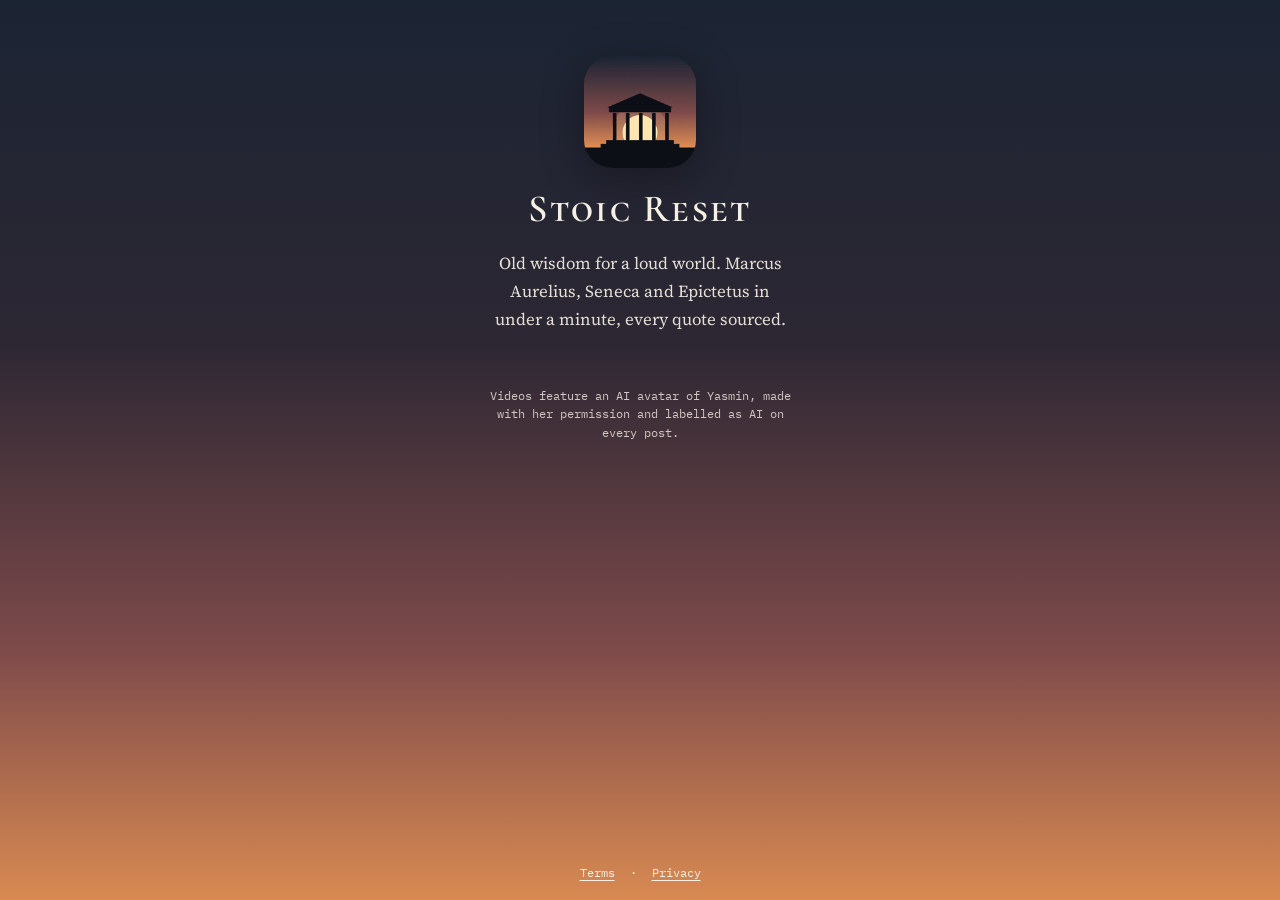
<file: index.html>
<!doctype html>
<html lang="en">
<head>
<meta charset="utf-8">
<meta name="viewport" content="width=device-width, initial-scale=1, viewport-fit=cover">
<title>Stoic Reset</title>
<meta name="description" content="Short Stoic lessons from Marcus Aurelius, Seneca and Epictetus, with every quote sourced.">
<meta property="og:title" content="Stoic Reset">
<meta property="og:description" content="Short Stoic lessons from Marcus Aurelius, Seneca and Epictetus, with every quote sourced.">
<meta property="og:image" content="https://stoicreset.github.io/apple-touch-icon.png">
<meta name="theme-color" content="#1b2433">
<link rel="icon" href="icon.svg" type="image/svg+xml">
<link rel="apple-touch-icon" href="apple-touch-icon.png">
<link rel="preconnect" href="https://fonts.googleapis.com">
<link rel="stylesheet" href="https://fonts.googleapis.com/css2?family=Cormorant+SC:wght@600&family=Source+Serif+4:opsz,wght@8..60,400;8..60,600&family=IBM+Plex+Mono&display=swap">
<link rel="stylesheet" href="style.css">
</head>
<body class="bio">
<div class="wrap">
  <img class="mark" src="apple-touch-icon.png" alt="Stoic Reset: a temple silhouette against a rising sun" width="112" height="112">
  <h1>Stoic Reset</h1>
  <p class="tag">Old wisdom for a loud world. Marcus Aurelius, Seneca and Epictetus in under a minute, every quote sourced.</p>
  <!-- Links: fill in the real profile addresses before publishing. A link with an empty data-href is hidden. -->
  <ul class="links" id="links">
    <li><a data-href="" href="#">Watch on TikTok</a></li>
    <li><a data-href="" href="#">Follow on Instagram</a></li>
  </ul>
  <p class="note">Videos feature an AI avatar of Yasmin, made with her permission and labelled as AI on every post.</p>
</div>
<footer><a href="terms">Terms</a> · <a href="privacy">Privacy</a></footer>
<script>
  document.querySelectorAll('#links a').forEach(function (a) {
    var h = a.getAttribute('data-href');
    if (h) { a.href = h; a.rel = 'noopener'; } else { a.parentElement.hidden = true; }
  });
</script>
</body>
</html>
</file>
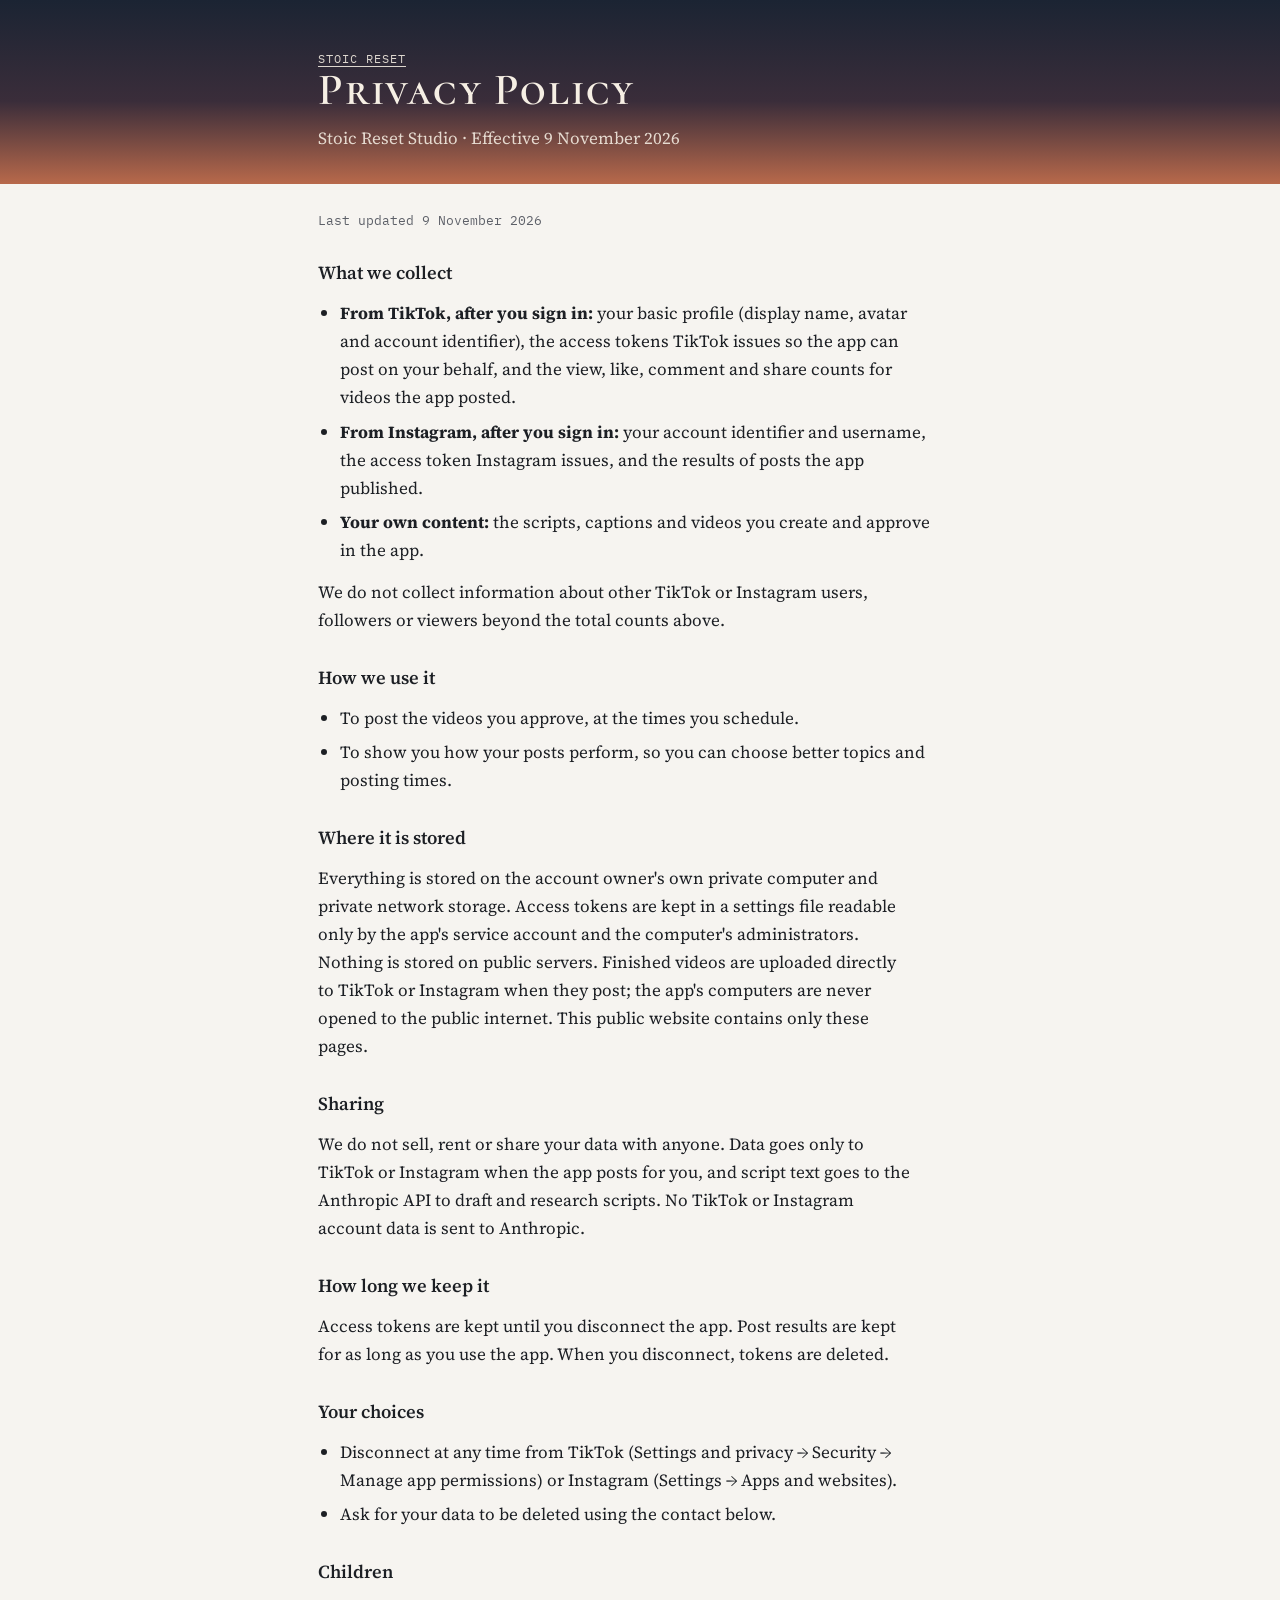
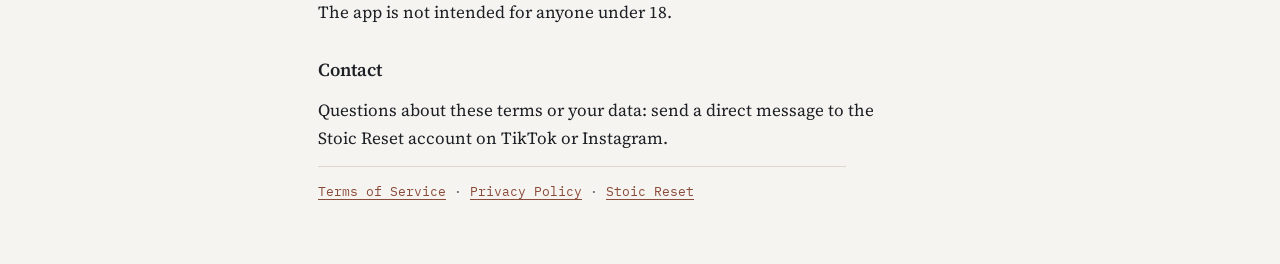
<file: privacy.html>
<!doctype html>
<html lang="en">
<head>
<meta charset="utf-8">
<meta name="viewport" content="width=device-width, initial-scale=1, viewport-fit=cover">
<title>Privacy Policy · Stoic Reset Studio</title>
<link rel="icon" href="icon.svg" type="image/svg+xml">
<link rel="preconnect" href="https://fonts.googleapis.com">
<link rel="stylesheet" href="https://fonts.googleapis.com/css2?family=Cormorant+SC:wght@600&family=Source+Serif+4:opsz,wght@8..60,400;8..60,600&family=IBM+Plex+Mono&display=swap">
<link rel="stylesheet" href="style.css">
</head>
<body>
<header class="band"><div class="wrap">
  <p class="crumb"><a href="./">Stoic Reset</a></p>
  <h1>Privacy Policy</h1>
  <p>Stoic Reset Studio · Effective 9 November 2026</p>
</div></header>
<main class="doc wrap">
<p class="meta">Last updated 9 November 2026</p>
  <h2>What we collect</h2>
  <ul>
    <li><b>From TikTok, after you sign in:</b> your basic profile (display name, avatar and account identifier), the access tokens TikTok issues so the app can post on your behalf, and the view, like, comment and share counts for videos the app posted.</li>
    <li><b>From Instagram, after you sign in:</b> your account identifier and username, the access token Instagram issues, and the results of posts the app published.</li>
    <li><b>Your own content:</b> the scripts, captions and videos you create and approve in the app.</li>
  </ul>
  <p>We do not collect information about other TikTok or Instagram users, followers or viewers beyond the total counts above.</p>
  <h2>How we use it</h2>
  <ul>
    <li>To post the videos you approve, at the times you schedule.</li>
    <li>To show you how your posts perform, so you can choose better topics and posting times.</li>
  </ul>
  <h2>Where it is stored</h2>
  <p>Everything is stored on the account owner's own private computer and private network storage. Access tokens are kept in a settings file readable only by the app's service account and the computer's administrators. Nothing is stored on public servers. Finished videos are uploaded directly to TikTok or Instagram when they post; the app's computers are never opened to the public internet. This public website contains only these pages.</p>
  <h2>Sharing</h2>
  <p>We do not sell, rent or share your data with anyone. Data goes only to TikTok or Instagram when the app posts for you, and script text goes to the Anthropic API to draft and research scripts. No TikTok or Instagram account data is sent to Anthropic.</p>
  <h2>How long we keep it</h2>
  <p>Access tokens are kept until you disconnect the app. Post results are kept for as long as you use the app. When you disconnect, tokens are deleted.</p>
  <h2>Your choices</h2>
  <ul>
    <li>Disconnect at any time from TikTok (Settings and privacy → Security → Manage app permissions) or Instagram (Settings → Apps and websites).</li>
    <li>Ask for your data to be deleted using the contact below.</li>
  </ul>
  <h2>Children</h2>
  <p>The app is not intended for anyone under 18.</p>
  <h2>Contact</h2>
  <p class="contact" id="contact-line">Questions about these terms or your data: send a direct message to the Stoic Reset account on TikTok or Instagram.</p>
<p class="doc-foot"><a href="terms">Terms of Service</a> · <a href="privacy">Privacy Policy</a> · <a href="./">Stoic Reset</a></p>
</main>
</body>
</html>
</file>
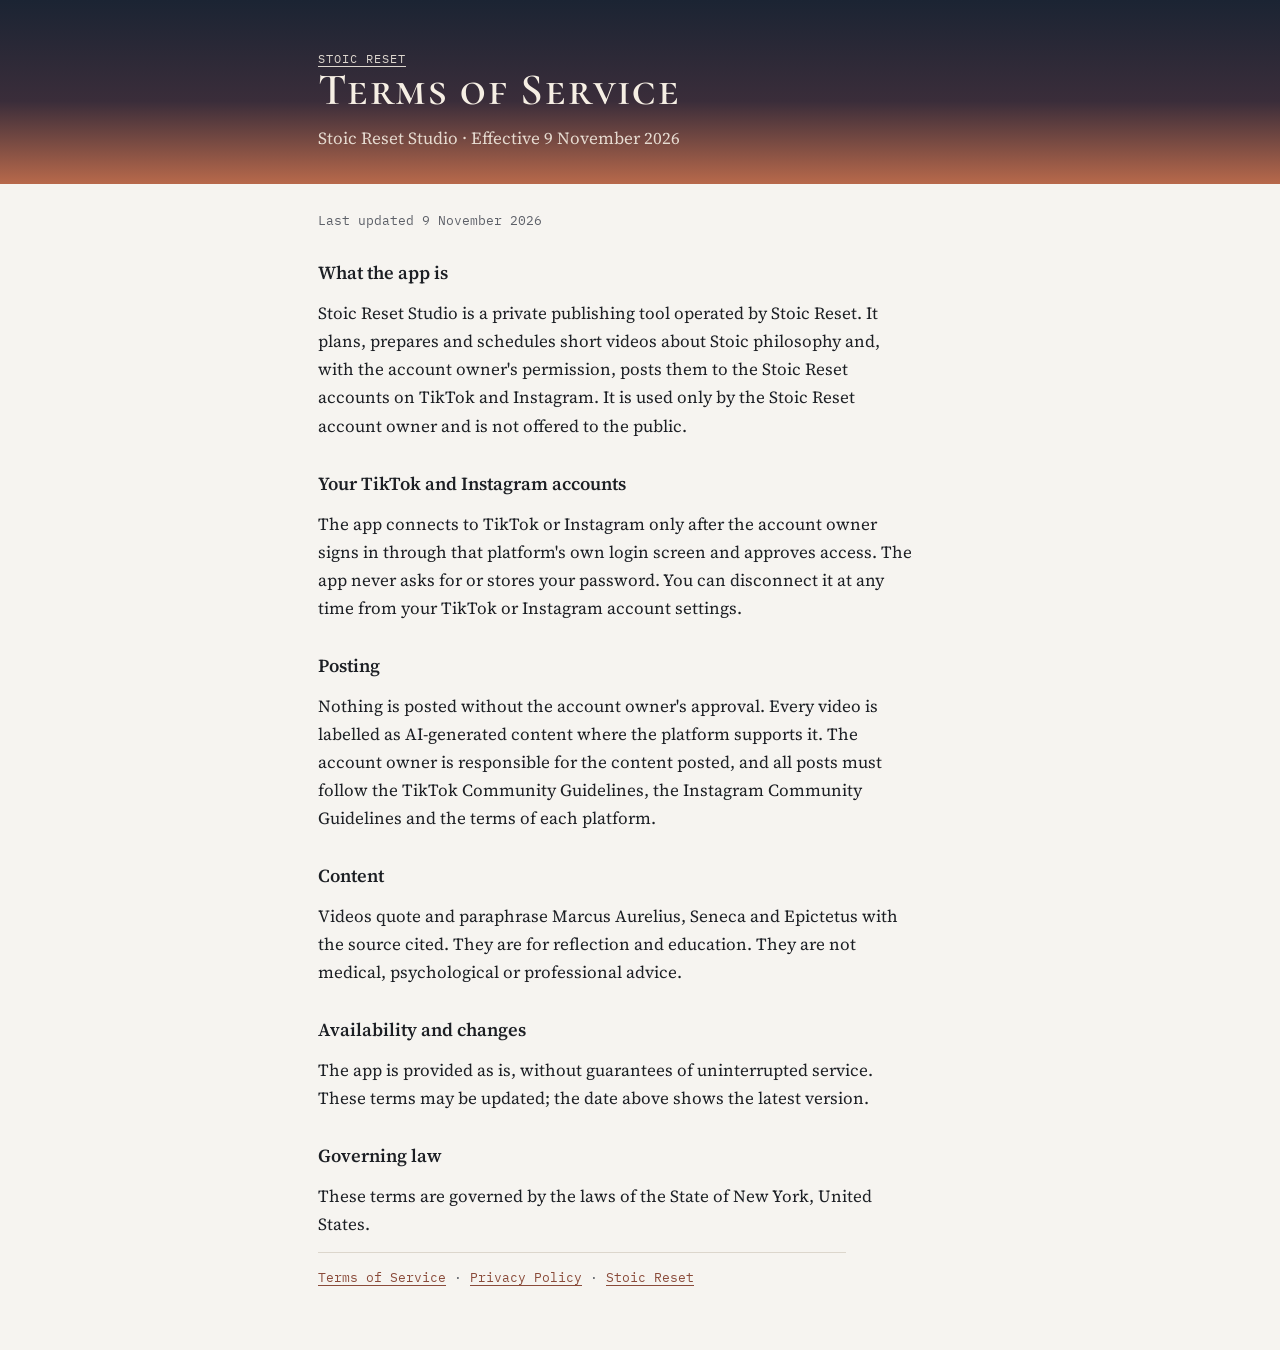
<file: terms.html>
<!doctype html>
<html lang="en">
<head>
<meta charset="utf-8">
<meta name="viewport" content="width=device-width, initial-scale=1, viewport-fit=cover">
<title>Terms of Service · Stoic Reset Studio</title>
<link rel="icon" href="icon.svg" type="image/svg+xml">
<link rel="preconnect" href="https://fonts.googleapis.com">
<link rel="stylesheet" href="https://fonts.googleapis.com/css2?family=Cormorant+SC:wght@600&family=Source+Serif+4:opsz,wght@8..60,400;8..60,600&family=IBM+Plex+Mono&display=swap">
<link rel="stylesheet" href="style.css">
</head>
<body>
<header class="band"><div class="wrap">
  <p class="crumb"><a href="./">Stoic Reset</a></p>
  <h1>Terms of Service</h1>
  <p>Stoic Reset Studio · Effective 9 November 2026</p>
</div></header>
<main class="doc wrap">
<p class="meta">Last updated 9 November 2026</p>
  <h2>What the app is</h2>
  <p>Stoic Reset Studio is a private publishing tool operated by Stoic Reset. It plans, prepares and schedules short videos about Stoic philosophy and, with the account owner's permission, posts them to the Stoic Reset accounts on TikTok and Instagram. It is used only by the Stoic Reset account owner and is not offered to the public.</p>
  <h2>Your TikTok and Instagram accounts</h2>
  <p>The app connects to TikTok or Instagram only after the account owner signs in through that platform's own login screen and approves access. The app never asks for or stores your password. You can disconnect it at any time from your TikTok or Instagram account settings.</p>
  <h2>Posting</h2>
  <p>Nothing is posted without the account owner's approval. Every video is labelled as AI-generated content where the platform supports it. The account owner is responsible for the content posted, and all posts must follow the TikTok Community Guidelines, the Instagram Community Guidelines and the terms of each platform.</p>
  <h2>Content</h2>
  <p>Videos quote and paraphrase Marcus Aurelius, Seneca and Epictetus with the source cited. They are for reflection and education. They are not medical, psychological or professional advice.</p>
  <h2>Availability and changes</h2>
  <p>The app is provided as is, without guarantees of uninterrupted service. These terms may be updated; the date above shows the latest version.</p>
  <h2>Governing law</h2>
  <p>These terms are governed by the laws of the State of New York, United States.</p>
<p class="doc-foot"><a href="terms">Terms of Service</a> · <a href="privacy">Privacy Policy</a> · <a href="./">Stoic Reset</a></p>
</main>
</body>
</html>
</file>
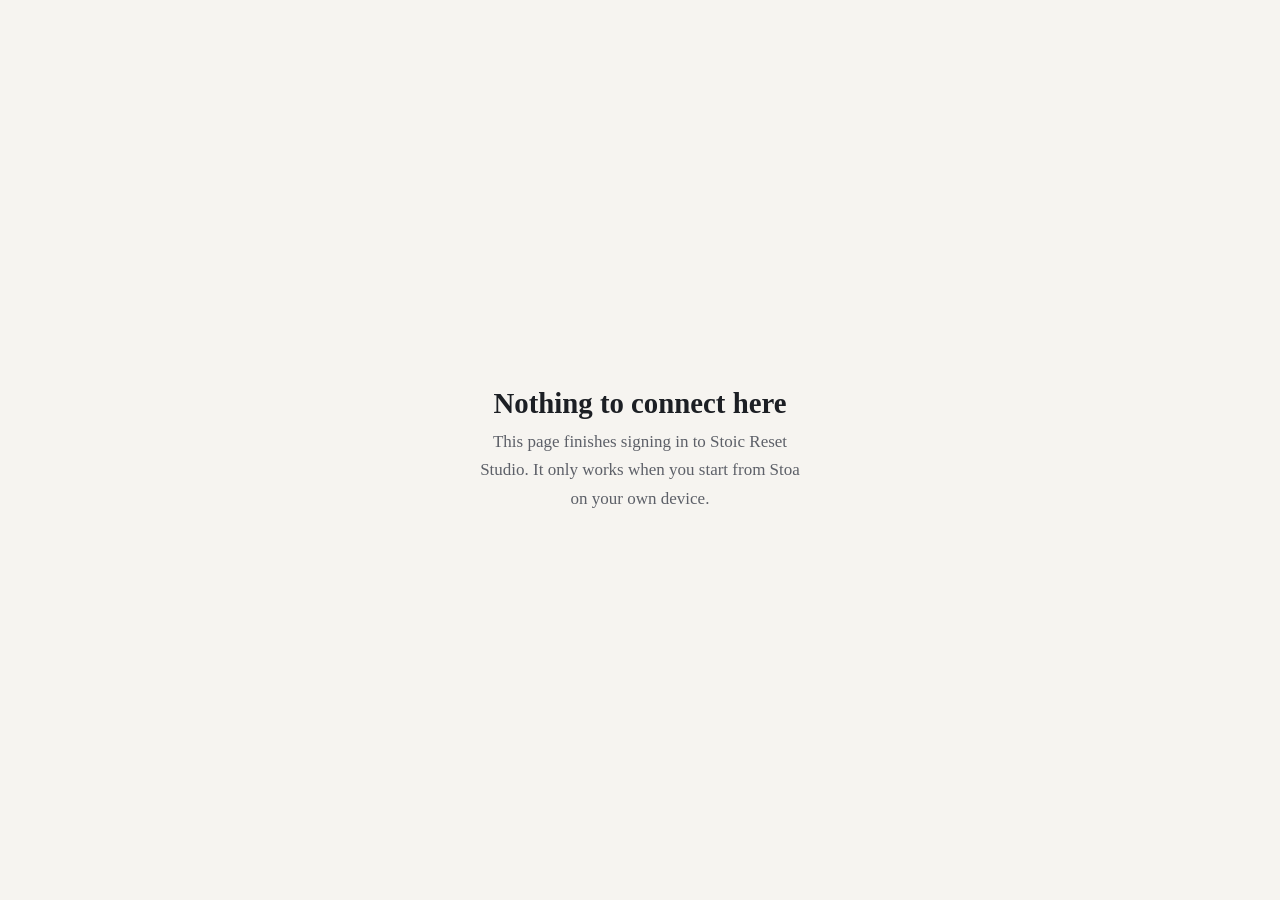
<file: tiktok-connect.html>
<!doctype html>
<html lang="en">
<head>
<meta charset="utf-8">
<meta name="viewport" content="width=device-width, initial-scale=1, viewport-fit=cover">
<meta name="robots" content="noindex">
<meta name="referrer" content="no-referrer">
<title>Connecting TikTok · Stoic Reset Studio</title>
<link rel="icon" href="icon.svg" type="image/svg+xml">
<link rel="stylesheet" href="style.css">
</head>
<body>
<main class="handoff">
  <div>
    <h1 id="t">Connecting TikTok…</h1>
    <p id="m">Handing you back to Stoic Reset Studio.</p>
  </div>
</main>
<script>
/*
  TikTok sends the account owner here after "Log in with TikTok", with ?code=…&state=…
  This public page holds no secrets and talks to no server. The private Stoa address travels inside `state`
  (set by Stoa itself when sign-in starts), so it never appears on this public site. The page only forwards the
  owner's own browser to that address, and only if it is HTTPS on a private Tailscale (.ts.net) name, which
  works only from her own devices. The one-time code expires within minutes.
*/
(function () {
  var q = new URLSearchParams(location.search);
  var say = function (t, m) { document.getElementById('t').textContent = t; document.getElementById('m').textContent = m; };
  if (q.get('error')) { say('Sign-in was cancelled', 'TikTok said: ' + (q.get('error_description') || q.get('error')) + '. You can close this page and try again from Stoa.'); return; }
  var code = q.get('code'), state = q.get('state') || '';
  var part = state.split('.')[1];
  var target = null;
  try {
    var b64 = part.replace(/-/g, '+').replace(/_/g, '/');
    var u = new URL(JSON.parse(atob(b64 + '==='.slice((b64.length + 3) % 4))).u);
    if (u.protocol === 'https:' && /\.ts\.net$/.test(u.hostname) && u.pathname === '/connect/tiktok/callback') target = u;
  } catch (e) { target = null; }
  if (!code || !target) { say('Nothing to connect here', 'This page finishes signing in to Stoic Reset Studio. It only works when you start from Stoa on your own device.'); return; }
  target.search = new URLSearchParams({ code: code, state: state, scopes: q.get('scopes') || '' }).toString();
  history.replaceState(null, '', location.pathname);  // drop the code from this page's address and history
  location.replace(target.toString());
})();
</script>
</body>
</html>
</file>
<file: style.css>
/* Stoic Reset: dusk over the stoa. One stylesheet for every page. */
:root {
  --night: #1b2433; --dusk: #7d4a4a; --ember: #d98a52; --sun: #ffe2a8; --ink-dark: #0c1016;
  --bg: #f6f4f0; --ink: #1c1f24; --muted: #5d6068; --rule: #dcd6cc; --link: #8a4b3a;
  --display: "Cormorant SC", "Trajan Pro", Georgia, serif;
  --body: "Source Serif 4", Georgia, "Times New Roman", serif;
  --mono: "IBM Plex Mono", ui-monospace, Menlo, monospace;
}
@media (prefers-color-scheme: dark) {
  :root { --bg: #12151b; --ink: #e6e3dd; --muted: #a3a29d; --rule: #2b2f37; --link: #e9a46a; color-scheme: dark; }
}
* { box-sizing: border-box; }
html { -webkit-text-size-adjust: 100%; }
body { margin: 0; background: var(--bg); color: var(--ink); font: 17px/1.65 var(--body); }
a { color: var(--link); text-underline-offset: 3px; }
a:focus-visible, button:focus-visible { outline: 2px solid var(--ember); outline-offset: 3px; }
.wrap { max-width: 680px; margin: 0 auto; padding-left: max(18px, env(safe-area-inset-left)); padding-right: max(18px, env(safe-area-inset-right)); }

/* dusk band used at the top of every page */
.band { background: linear-gradient(180deg, var(--night) 0%, #3a2d3a 55%, #b8694b 100%); color: #f6efe4; }
.band .wrap { padding-block: 40px 32px; }
.band h1 { font: 600 clamp(2rem, 6vw, 2.8rem)/1.08 var(--display); letter-spacing: .04em; margin: 0; text-wrap: balance; }
.band p { margin: 10px 0 0; opacity: .88; }
.crumb { font: .78rem var(--mono); letter-spacing: .08em; text-transform: uppercase; }
.crumb a { color: #f6efe4; }

/* link in bio */
.bio { min-height: 100vh; display: flex; flex-direction: column; background: linear-gradient(180deg, var(--night) 0%, #2c2733 38%, #7d4a4a 72%, #d98a52 100%); color: #f6efe4; }
.bio .wrap { flex: 1; display: flex; flex-direction: column; align-items: center; text-align: center; gap: 22px; padding-block: 56px 40px; }
.bio img.mark { width: 112px; height: 112px; border-radius: 28px; box-shadow: 0 10px 40px rgb(0 0 0 / .35); }
.bio h1 { font: 600 2.4rem/1 var(--display); letter-spacing: .06em; margin: 0; }
.bio .tag { margin: 0; max-width: 34ch; font-size: 1.05rem; opacity: .92; text-wrap: balance; }
.links { list-style: none; margin: 8px 0 0; padding: 0; width: 100%; max-width: 420px; display: flex; flex-direction: column; gap: 12px; }
.links a { display: flex; justify-content: center; align-items: center; min-height: 54px; padding: 12px 18px; border-radius: 14px; background: rgb(12 16 22 / .55); border: 1px solid rgb(255 226 168 / .28); color: #f6efe4; text-decoration: none; font: 600 1.02rem var(--body); letter-spacing: .01em; backdrop-filter: blur(4px); transition: background .15s, transform .15s; }
.links a:hover { background: rgb(12 16 22 / .75); transform: translateY(-1px); }
.note { font: .78rem/1.5 var(--mono); opacity: .8; max-width: 44ch; margin: 0; }
.bio footer { font: .78rem var(--mono); padding-bottom: max(20px, env(safe-area-inset-bottom)); text-align: center; }
.bio footer a { color: #f6efe4; margin: 0 8px; }
@media (prefers-reduced-motion: reduce) { .links a { transition: none; } }

/* legal pages */
main.doc { padding-block: 28px 64px; display: flex; flex-direction: column; gap: 14px; }
main.doc h2 { font: 600 1.15rem/1.3 var(--body); margin: 18px 0 0; }
main.doc p, main.doc li { margin: 0; max-width: 66ch; }
main.doc ul { margin: 0; padding-left: 22px; display: flex; flex-direction: column; gap: 6px; }
.meta { font: .8rem var(--mono); color: var(--muted); }
.doc-foot { border-top: 1px solid var(--rule); margin-top: 28px; padding-top: 16px; font: .8rem var(--mono); color: var(--muted); }

/* sign-in hand-off */
.handoff { min-height: 100vh; display: grid; place-items: center; text-align: center; padding: 24px; }
.handoff h1 { font: 600 1.8rem var(--display); margin: 0 0 8px; }
.handoff p { margin: 0 auto; max-width: 40ch; color: var(--muted); }
</file>
